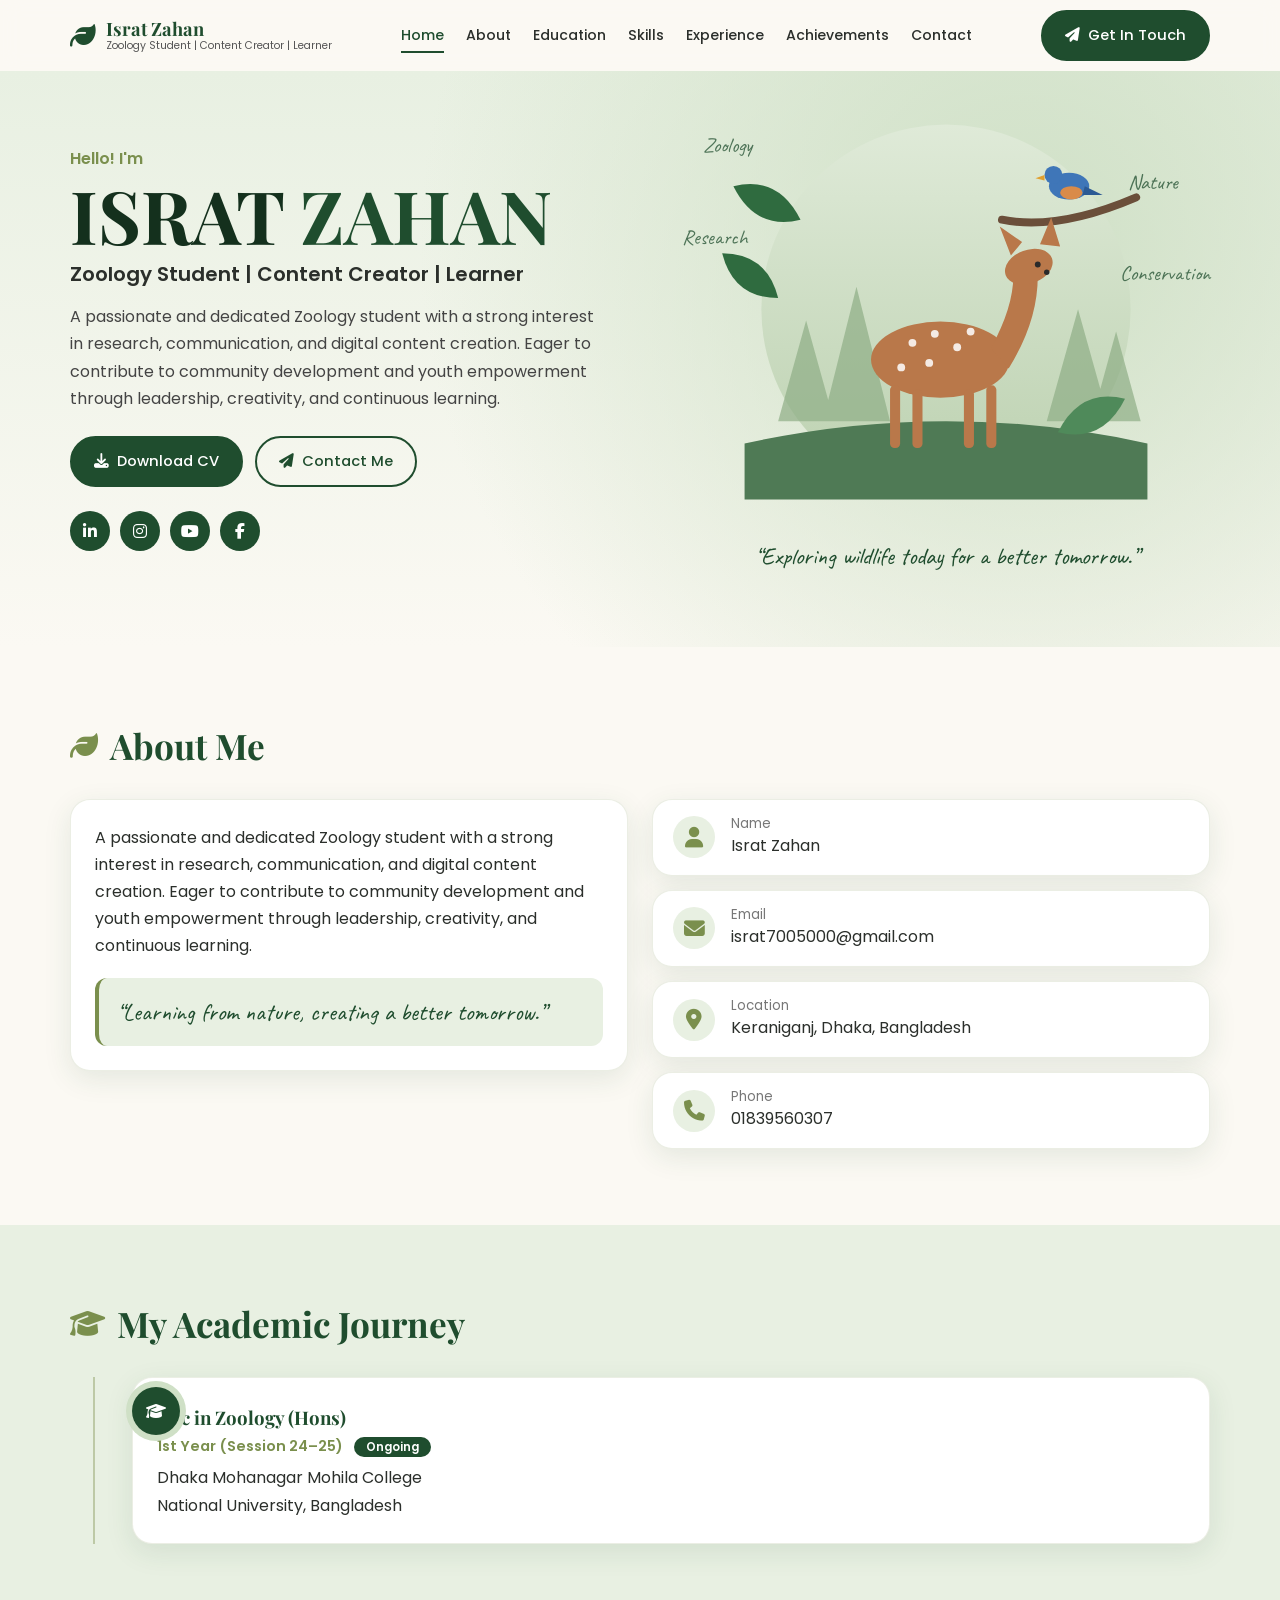
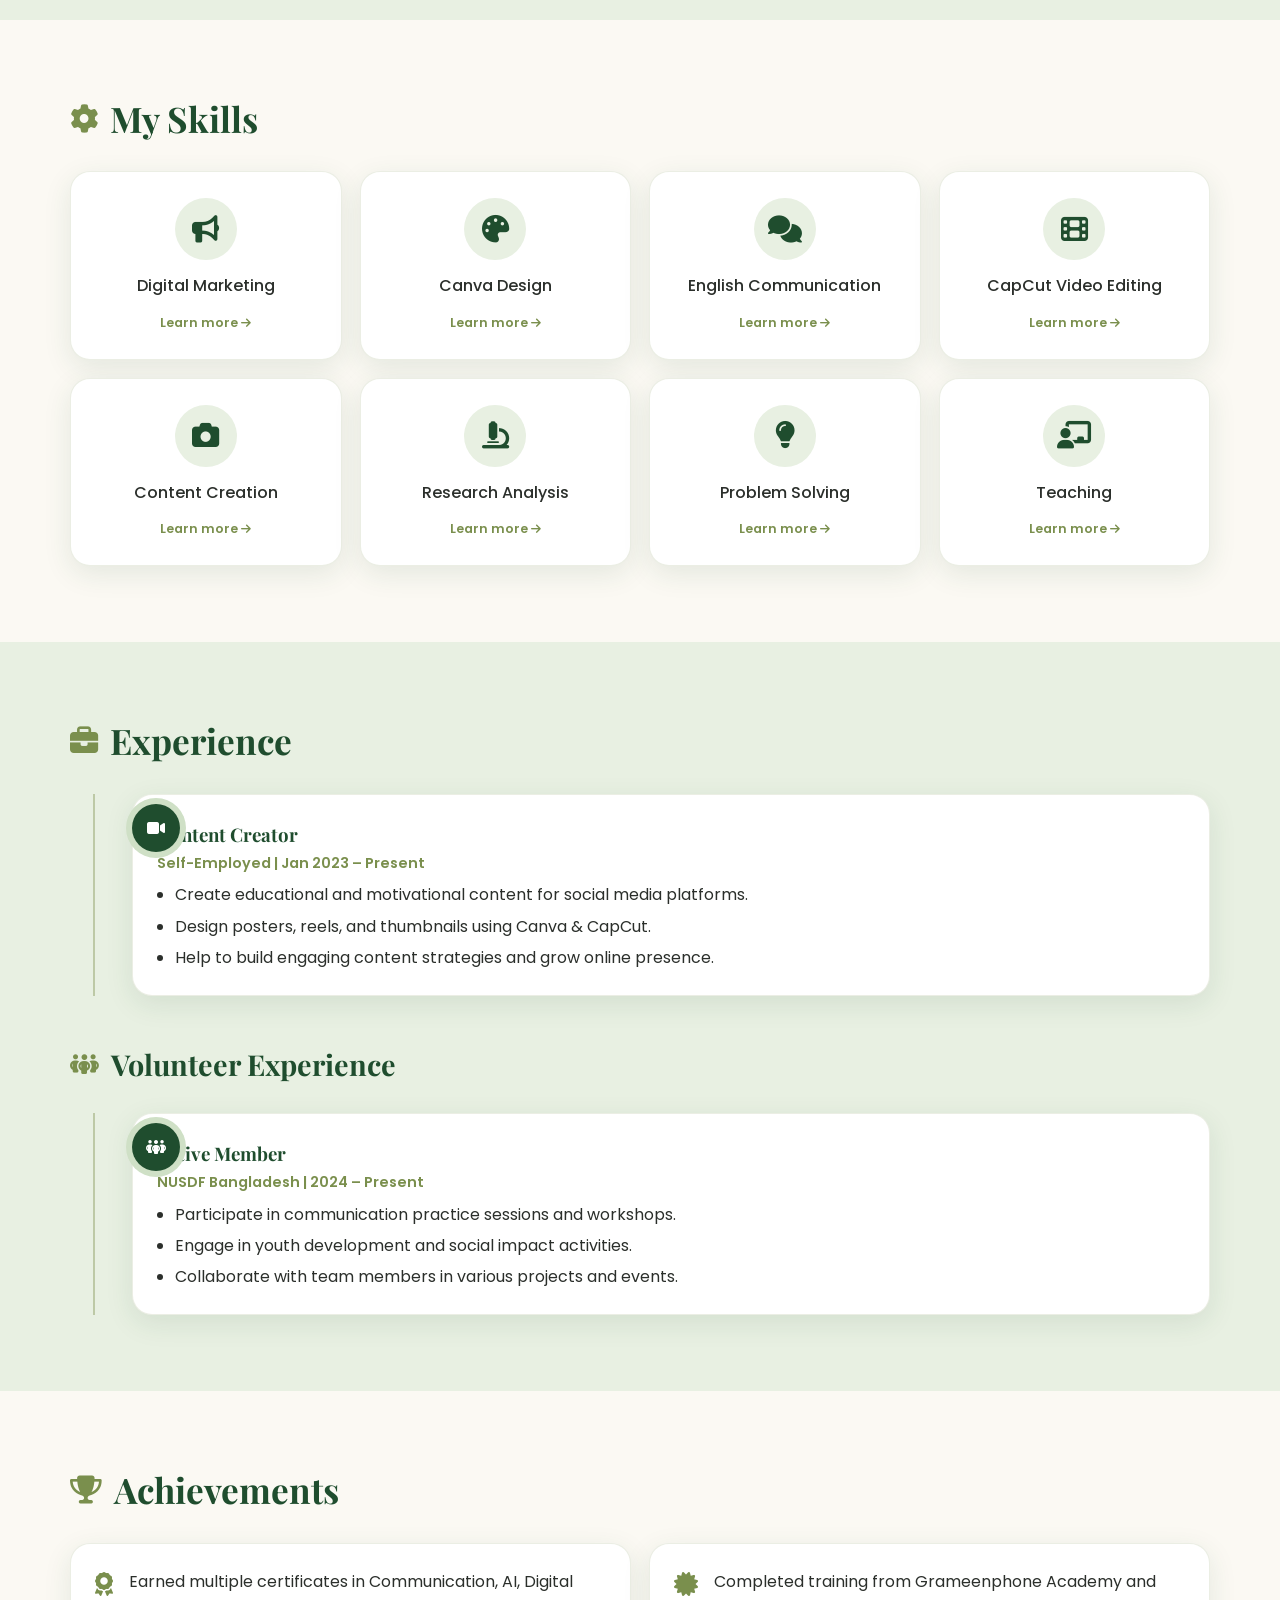
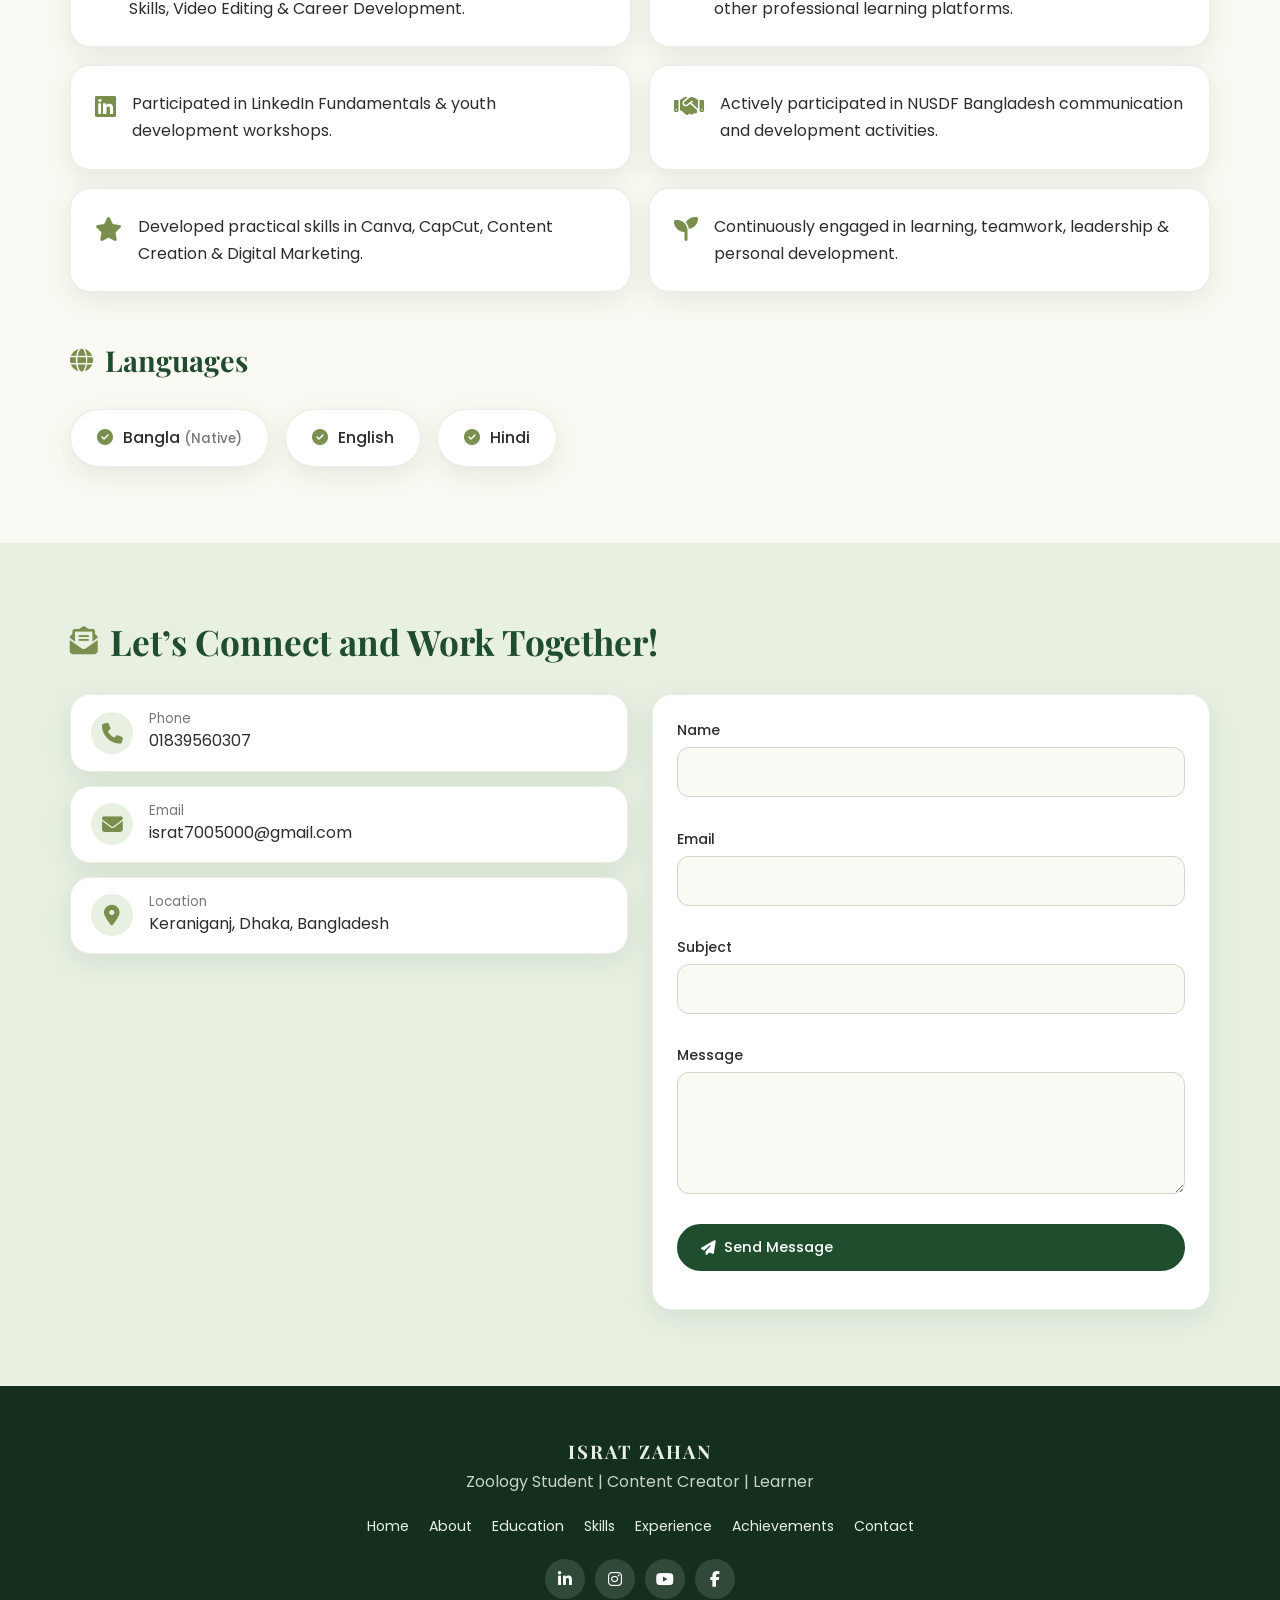
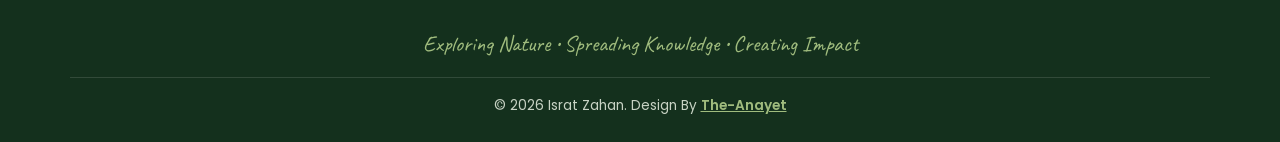
<file: index.html>
<!DOCTYPE html>
<html lang="en">
<head>
<meta charset="UTF-8">
<meta name="viewport" content="width=device-width, initial-scale=1">
<title>Israt Zahan | Zoology Student, Content Creator &amp; Learner</title>
<meta name="description" content="Portfolio of Israt Zahan, a Zoology student and content creator from Dhaka, Bangladesh.">
<link rel="preconnect" href="https://fonts.googleapis.com">
<link href="https://fonts.googleapis.com/css2?family=Playfair+Display:wght@600;700;800&family=Poppins:wght@400;500;600&family=Caveat:wght@500&display=swap" rel="stylesheet">
<link rel="stylesheet" href="https://cdnjs.cloudflare.com/ajax/libs/font-awesome/6.5.1/css/all.min.css">
<link rel="stylesheet" href="style.css">
</head>
<body>
<a class="skip" href="#home">Skip to content</a>

<!-- NAVBAR -->
<header class="nav" id="nav">
  <div class="wrap nav-in">
    <a href="#home" class="brand"><i class="fa-solid fa-leaf"></i><span><b>Israt Zahan</b><small>Zoology Student | Content Creator | Learner</small></span></a>
    <nav id="menu" aria-label="Main">
      <a href="#home">Home</a><a href="#about">About</a><a href="#education">Education</a><a href="#skills">Skills</a><a href="#experience">Experience</a><a href="#achievements">Achievements</a><a href="#contact">Contact</a>
      <a href="#contact" class="btn btn-dark menu-cta"><i class="fa-solid fa-paper-plane"></i> Get In Touch</a>
    </nav>
    <a href="#contact" class="btn btn-dark nav-cta"><i class="fa-solid fa-paper-plane"></i> Get In Touch</a>
    <button class="burger" id="burger" aria-label="Toggle menu" aria-expanded="false" aria-controls="menu"><span></span><span></span><span></span></button>
  </div>
</header>

<main>
<!-- HERO -->
<section class="hero" id="home">
  <div class="wrap hero-in">
    <div class="hero-txt reveal">
      <p class="hello">Hello! I'm</p>
      <h1>ISRAT <em>ZAHAN</em></h1>
      <p class="role">Zoology Student | Content Creator | Learner</p>
      <p class="lead">A passionate and dedicated Zoology student with a strong interest in research, communication, and digital content creation. Eager to contribute to community development and youth empowerment through leadership, creativity, and continuous learning.</p>
      <div class="btns">
        <!-- Put the CV file in this folder with this exact name -->
        <a href="Israt-Zahan-CV.pdf" download class="btn btn-dark"><i class="fa-solid fa-download"></i> Download CV</a>
        <a href="#contact" class="btn btn-line"><i class="fa-solid fa-paper-plane"></i> Contact Me</a>
      </div>
      <div class="social">
        <!-- Replace each # with the real profile link -->
        <a href="#" aria-label="LinkedIn"><i class="fa-brands fa-linkedin-in"></i></a>
        <a href="#" aria-label="Instagram"><i class="fa-brands fa-instagram"></i></a>
        <a href="#" aria-label="YouTube"><i class="fa-brands fa-youtube"></i></a>
        <a href="#" aria-label="Facebook"><i class="fa-brands fa-facebook-f"></i></a>
      </div>
    </div>
    <div class="hero-art reveal" aria-hidden="true">
      <span class="w w1">Zoology</span><span class="w w2">Nature</span><span class="w w3">Research</span><span class="w w4">Conservation</span>
      <svg viewBox="0 0 420 360" class="scene">
        <defs><linearGradient id="g" x1="0" y1="0" x2="0" y2="1"><stop offset="0" stop-color="#dfead8"/><stop offset="1" stop-color="#bcd1b0"/></linearGradient></defs>
        <circle cx="210" cy="170" r="165" fill="url(#g)"/>
        <g fill="#8fae86" opacity=".7"><path d="M60 270l25-90 25 90zM100 270l30-120 30 120zM300 270l28-100 28 100zM340 270l22-80 22 80z"/></g>
        <path d="M30 290q180-40 360 0v50H30z" fill="#4f7a55"/>
        <!-- branch + bird -->
        <path d="M260 90q50 10 120-20" stroke="#6b4f3a" stroke-width="7" fill="none" stroke-linecap="round"/>
        <g transform="translate(320 52)"><ellipse cx="0" cy="8" rx="18" ry="12" fill="#3f76b8"/><circle cx="-14" cy="-2" r="8" fill="#3f76b8"/><path d="M-22-2l-8 3 8 2z" fill="#e0a030"/><ellipse cx="2" cy="14" rx="10" ry="6" fill="#d98b4a"/><path d="M14 8l16 8-18 0z" fill="#2c5a94"/></g>
        <!-- deer -->
        <g fill="#b9784a">
          <ellipse cx="205" cy="215" rx="62" ry="34"/>
          <path d="M250 205q22-40 20-70l22 6q0 40-26 82z"/>
          <ellipse cx="284" cy="132" rx="22" ry="15" transform="rotate(-20 284 132)"/>
          <path d="M268 122l-10-26 20 14zM294 112l10-24 8 26z"/>
          <rect x="160" y="238" width="9" height="56" rx="4"/><rect x="180" y="242" width="9" height="52" rx="4"/>
          <rect x="226" y="242" width="9" height="52" rx="4"/><rect x="246" y="238" width="9" height="56" rx="4"/>
        </g>
        <g fill="#fff" opacity=".85"><circle cx="180" cy="200" r="3.5"/><circle cx="200" cy="192" r="3.5"/><circle cx="220" cy="204" r="3.5"/><circle cx="195" cy="218" r="3.5"/><circle cx="232" cy="190" r="3.5"/><circle cx="170" cy="222" r="3.5"/></g>
        <circle cx="292" cy="130" r="2.6" fill="#2a2a2a"/><circle cx="300" cy="137" r="2.4" fill="#2a2a2a"/>
        <!-- leaves -->
        <g fill="#2f6b3f"><path d="M20 60q40-10 60 30-40 10-60-30z"/><path d="M10 120q40 0 50 40-40 0-50-40z"/><path d="M370 250q-40-10-60 30 40 10 60-30z" fill="#4f8a5a"/></g>
      </svg>
      <p class="quote-hero">“Exploring wildlife today for a better tomorrow.”</p>
    </div>
  </div>
</section>

<!-- ABOUT -->
<section id="about" class="sec">
  <div class="wrap">
    <h2 class="title reveal"><i class="fa-solid fa-leaf"></i> About Me</h2>
    <div class="grid2">
      <div class="card reveal">
        <p>A passionate and dedicated Zoology student with a strong interest in research, communication, and digital content creation. Eager to contribute to community development and youth empowerment through leadership, creativity, and continuous learning.</p>
        <blockquote class="quote">“Learning from nature, creating a better tomorrow.”</blockquote>
      </div>
      <div class="info reveal">
        <div class="card mini"><i class="fa-solid fa-user"></i><div><small>Name</small>Israt Zahan</div></div>
        <div class="card mini"><i class="fa-solid fa-envelope"></i><div><small>Email</small><a href="mailto:israt7005000@gmail.com">israt7005000@gmail.com</a></div></div>
        <div class="card mini"><i class="fa-solid fa-location-dot"></i><div><small>Location</small>Keraniganj, Dhaka, Bangladesh</div></div>
        <div class="card mini"><i class="fa-solid fa-phone"></i><div><small>Phone</small><a href="tel:01839560307">01839560307</a></div></div>
      </div>
    </div>
  </div>
</section>

<!-- EDUCATION -->
<section id="education" class="sec alt">
  <div class="wrap">
    <h2 class="title reveal"><i class="fa-solid fa-graduation-cap"></i> My Academic Journey</h2>
    <div class="timeline reveal">
      <div class="tl-item">
        <span class="dot"><i class="fa-solid fa-graduation-cap"></i></span>
        <div class="card">
          <h3>BSc in Zoology (Hons)</h3>
          <p class="meta">1st Year (Session 24–25) <span class="tag">Ongoing</span></p>
          <p>Dhaka Mohanagar Mohila College</p>
          <p>National University, Bangladesh</p>
        </div>
      </div>
    </div>
  </div>
</section>

<!-- SKILLS -->
<section id="skills" class="sec">
  <div class="wrap">
    <h2 class="title reveal"><i class="fa-solid fa-gear"></i> My Skills</h2>
    <div class="skills">
      <a class="card skill reveal" href="skill.html?s=digital-marketing"><i class="fa-solid fa-bullhorn"></i>Digital Marketing<small>Learn more <i class="fa-solid fa-arrow-right"></i></small></a>
      <a class="card skill reveal" href="skill.html?s=canva-design"><i class="fa-solid fa-palette"></i>Canva Design<small>Learn more <i class="fa-solid fa-arrow-right"></i></small></a>
      <a class="card skill reveal" href="skill.html?s=english-communication"><i class="fa-solid fa-comments"></i>English Communication<small>Learn more <i class="fa-solid fa-arrow-right"></i></small></a>
      <a class="card skill reveal" href="skill.html?s=capcut-video-editing"><i class="fa-solid fa-film"></i>CapCut Video Editing<small>Learn more <i class="fa-solid fa-arrow-right"></i></small></a>
      <a class="card skill reveal" href="skill.html?s=content-creation"><i class="fa-solid fa-camera"></i>Content Creation<small>Learn more <i class="fa-solid fa-arrow-right"></i></small></a>
      <a class="card skill reveal" href="skill.html?s=research-analysis"><i class="fa-solid fa-microscope"></i>Research Analysis<small>Learn more <i class="fa-solid fa-arrow-right"></i></small></a>
      <a class="card skill reveal" href="skill.html?s=problem-solving"><i class="fa-solid fa-lightbulb"></i>Problem Solving<small>Learn more <i class="fa-solid fa-arrow-right"></i></small></a>
      <a class="card skill reveal" href="skill.html?s=teaching"><i class="fa-solid fa-chalkboard-user"></i>Teaching<small>Learn more <i class="fa-solid fa-arrow-right"></i></small></a>
    </div>
  </div>
</section>

<!-- EXPERIENCE -->
<section id="experience" class="sec alt">
  <div class="wrap">
    <h2 class="title reveal"><i class="fa-solid fa-briefcase"></i> Experience</h2>
    <div class="timeline reveal">
      <div class="tl-item">
        <span class="dot"><i class="fa-solid fa-video"></i></span>
        <div class="card">
          <h3>Content Creator</h3>
          <p class="meta">Self-Employed | Jan 2023 – Present</p>
          <ul>
            <li>Create educational and motivational content for social media platforms.</li>
            <li>Design posters, reels, and thumbnails using Canva &amp; CapCut.</li>
            <li>Help to build engaging content strategies and grow online presence.</li>
          </ul>
        </div>
      </div>
    </div>
    <h2 class="title sub reveal"><i class="fa-solid fa-people-group"></i> Volunteer Experience</h2>
    <div class="timeline reveal">
      <div class="tl-item">
        <span class="dot"><i class="fa-solid fa-people-group"></i></span>
        <div class="card">
          <h3>Active Member</h3>
          <p class="meta">NUSDF Bangladesh | 2024 – Present</p>
          <ul>
            <li>Participate in communication practice sessions and workshops.</li>
            <li>Engage in youth development and social impact activities.</li>
            <li>Collaborate with team members in various projects and events.</li>
          </ul>
        </div>
      </div>
    </div>
  </div>
</section>

<!-- ACHIEVEMENTS + LANGUAGES -->
<section id="achievements" class="sec">
  <div class="wrap">
    <h2 class="title reveal"><i class="fa-solid fa-trophy"></i> Achievements</h2>
    <div class="ach">
      <div class="card reveal"><i class="fa-solid fa-award"></i><p>Earned multiple certificates in Communication, AI, Digital Skills, Video Editing &amp; Career Development.</p></div>
      <div class="card reveal"><i class="fa-solid fa-certificate"></i><p>Completed training from Grameenphone Academy and other professional learning platforms.</p></div>
      <div class="card reveal"><i class="fa-brands fa-linkedin"></i><p>Participated in LinkedIn Fundamentals &amp; youth development workshops.</p></div>
      <div class="card reveal"><i class="fa-solid fa-handshake"></i><p>Actively participated in NUSDF Bangladesh communication and development activities.</p></div>
      <div class="card reveal"><i class="fa-solid fa-star"></i><p>Developed practical skills in Canva, CapCut, Content Creation &amp; Digital Marketing.</p></div>
      <div class="card reveal"><i class="fa-solid fa-seedling"></i><p>Continuously engaged in learning, teamwork, leadership &amp; personal development.</p></div>
    </div>
    <h2 class="title sub reveal"><i class="fa-solid fa-globe"></i> Languages</h2>
    <div class="langs reveal">
      <div class="card lang"><i class="fa-solid fa-circle-check"></i> Bangla <small>(Native)</small></div>
      <div class="card lang"><i class="fa-solid fa-circle-check"></i> English</div>
      <div class="card lang"><i class="fa-solid fa-circle-check"></i> Hindi</div>
    </div>
  </div>
</section>

<!-- CONTACT -->
<section id="contact" class="sec alt">
  <div class="wrap">
    <h2 class="title reveal"><i class="fa-solid fa-envelope-open-text"></i> Let’s Connect and Work Together!</h2>
    <div class="grid2">
      <div class="info reveal">
        <div class="card mini"><i class="fa-solid fa-phone"></i><div><small>Phone</small><a href="tel:01839560307">01839560307</a></div></div>
        <div class="card mini"><i class="fa-solid fa-envelope"></i><div><small>Email</small><a href="mailto:israt7005000@gmail.com">israt7005000@gmail.com</a></div></div>
        <div class="card mini"><i class="fa-solid fa-location-dot"></i><div><small>Location</small>Keraniganj, Dhaka, Bangladesh</div></div>
      </div>
      <!-- Backend-ready: set action/endpoint in script.js (FORM_ENDPOINT) -->
      <form class="card form reveal" id="form" novalidate>
        <label>Name<input name="name" type="text" required autocomplete="name"><span class="err"></span></label>
        <label>Email<input name="email" type="email" required autocomplete="email"><span class="err"></span></label>
        <label>Subject<input name="subject" type="text" required><span class="err"></span></label>
        <label>Message<textarea name="message" rows="4" required></textarea><span class="err"></span></label>
        <button class="btn btn-dark" type="submit"><i class="fa-solid fa-paper-plane"></i> Send Message</button>
        <p class="ok" id="ok" role="status"></p>
      </form>
    </div>
  </div>
</section>
</main>

<!-- FOOTER -->
<footer class="foot">
  <div class="wrap">
    <div class="foot-top">
      <div><h3>ISRAT ZAHAN</h3><p>Zoology Student | Content Creator | Learner</p></div>
      <nav aria-label="Footer"><a href="#home">Home</a><a href="#about">About</a><a href="#education">Education</a><a href="#skills">Skills</a><a href="#experience">Experience</a><a href="#achievements">Achievements</a><a href="#contact">Contact</a></nav>
      <div class="social">
        <a href="#" aria-label="LinkedIn"><i class="fa-brands fa-linkedin-in"></i></a>
        <a href="#" aria-label="Instagram"><i class="fa-brands fa-instagram"></i></a>
        <a href="#" aria-label="YouTube"><i class="fa-brands fa-youtube"></i></a>
        <a href="#" aria-label="Facebook"><i class="fa-brands fa-facebook-f"></i></a>
      </div>
    </div>
    <p class="tag-line">Exploring Nature • Spreading Knowledge • Creating Impact</p>
    <p class="credit">© <span id="yr"></span> Israt Zahan. Design By <a href="https://www.theanayet.top" target="_blank" rel="noopener">The-Anayet</a></p>
  </div>
</footer>

<button class="top" id="top" aria-label="Back to top"><i class="fa-solid fa-chevron-up"></i></button>
<script src="script.js"></script>
</body>
</html>
</file>
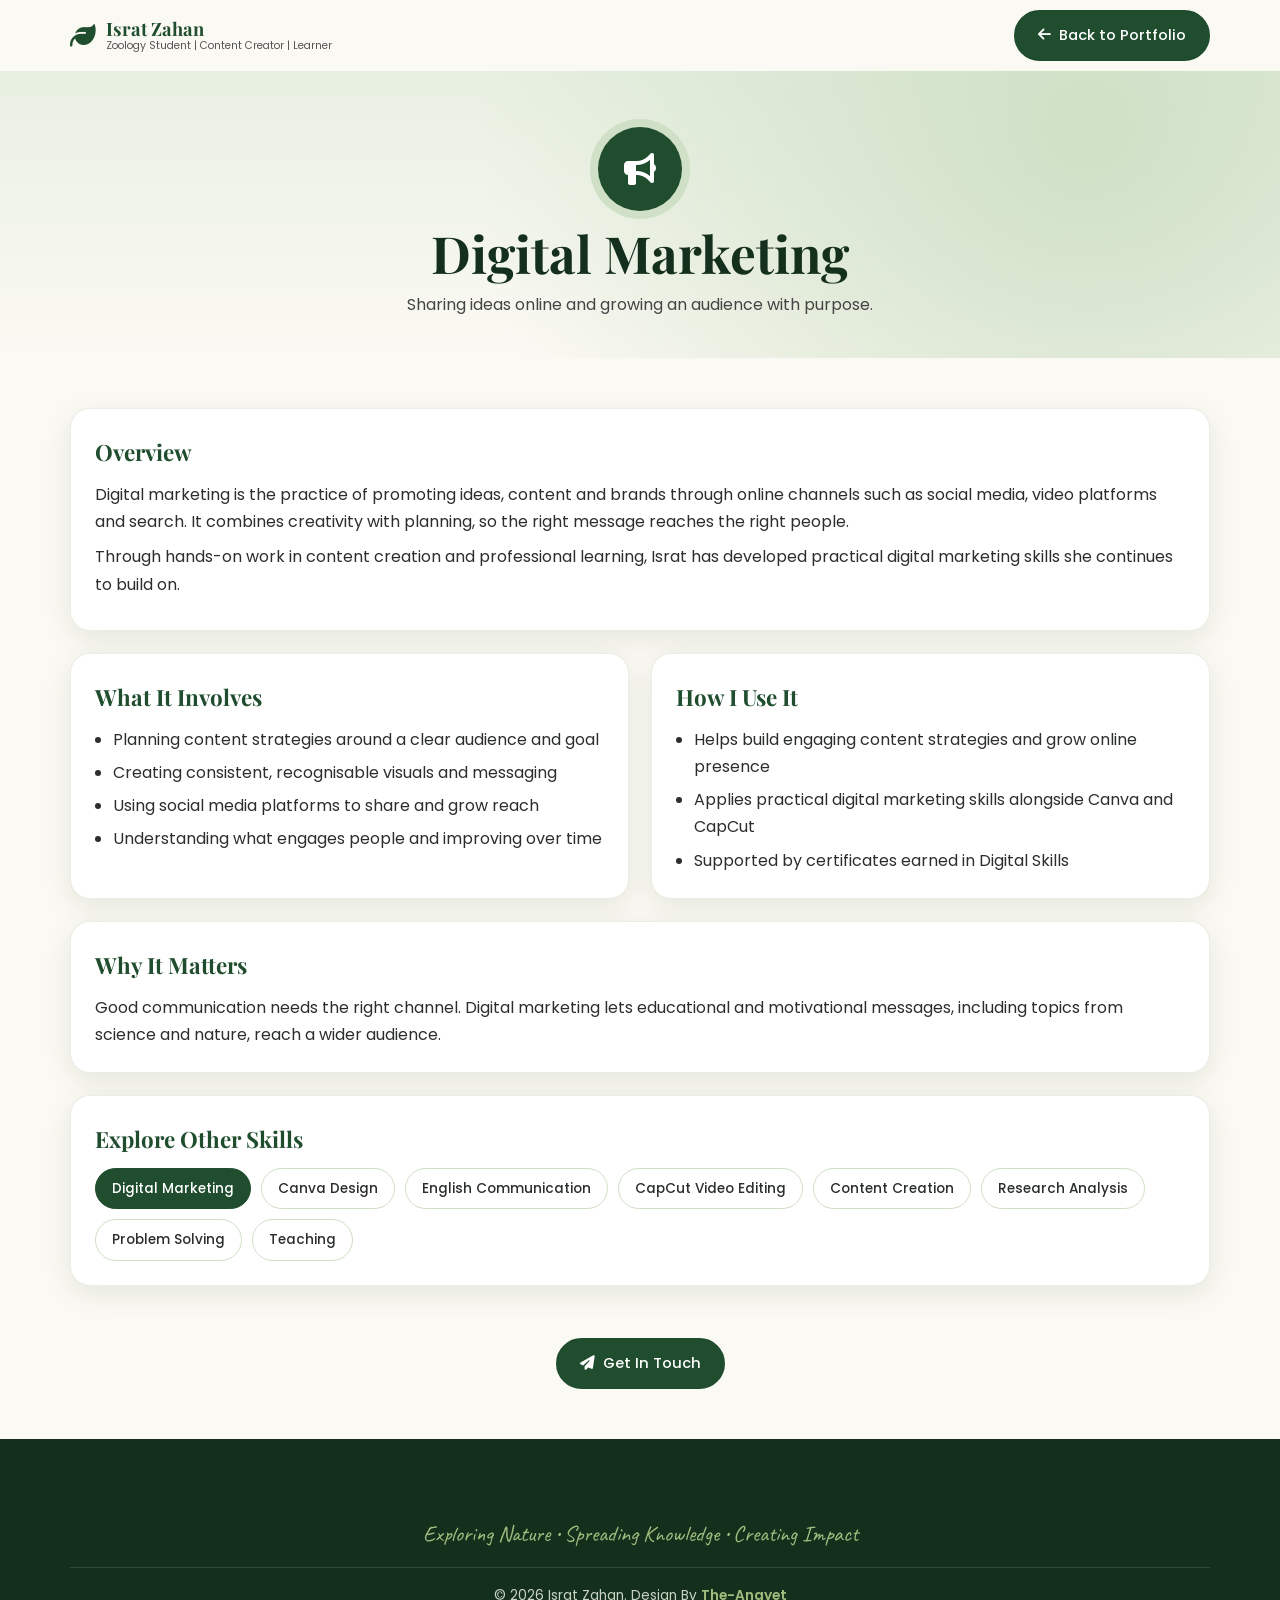
<file: skill.html>
<!DOCTYPE html>
<html lang="en">
<head>
<meta charset="UTF-8">
<meta name="viewport" content="width=device-width, initial-scale=1">
<title>Skill | Israt Zahan</title>
<meta name="description" content="Skill details by Israt Zahan, Zoology student and content creator.">
<link rel="preconnect" href="https://fonts.googleapis.com">
<link href="https://fonts.googleapis.com/css2?family=Playfair+Display:wght@600;700;800&family=Poppins:wght@400;500;600&family=Caveat:wght@500&display=swap" rel="stylesheet">
<link rel="stylesheet" href="https://cdnjs.cloudflare.com/ajax/libs/font-awesome/6.5.1/css/all.min.css">
<link rel="stylesheet" href="style.css">
</head>
<body>
<header class="nav" id="nav">
  <div class="wrap nav-in">
    <a href="index.html" class="brand"><i class="fa-solid fa-leaf"></i><span><b>Israt Zahan</b><small>Zoology Student | Content Creator | Learner</small></span></a>
    <a href="index.html#skills" class="btn btn-dark"><i class="fa-solid fa-arrow-left"></i> Back to Portfolio</a>
  </div>
</header>
<main id="sk">
  <section class="sk-hero"><div class="wrap">
    <div class="sk-ic"><i id="sk-icon" class="fa-solid fa-leaf"></i></div>
    <h1 id="sk-title" style="font-size:clamp(2rem,6vw,3.2rem)">Skill</h1>
    <p id="sk-tag"></p>
  </div></section>
  <div class="wrap sk-body">
    <div class="card"><h2>Overview</h2><div id="sk-intro"></div></div>
    <div class="sk-two">
      <div class="card"><h2>What It Involves</h2><ul id="sk-what"></ul></div>
      <div class="card"><h2>How I Use It</h2><ul id="sk-how"></ul></div>
    </div>
    <div class="card"><h2>Why It Matters</h2><p id="sk-why"></p></div>
    <div class="card"><h2>Explore Other Skills</h2><div class="chips" id="sk-more"></div></div>
    <div class="center"><a href="index.html#contact" class="btn btn-dark"><i class="fa-solid fa-paper-plane"></i> Get In Touch</a></div>
  </div>
</main>
<footer class="foot"><div class="wrap">
  <p class="tag-line">Exploring Nature • Spreading Knowledge • Creating Impact</p>
  <p class="credit">© <span id="yr"></span> Israt Zahan. Design By <a href="https://www.theanayet.top" target="_blank" rel="noopener">The-Anayet</a></p>
</div></footer>
<script src="skill.js"></script>
</body>
</html>
</file>
<file: style.css>
/* ===== Variables ===== */
:root{--forest:#1f4d2e;--sage:#cfe0c6;--sage2:#e8f0e2;--cream:#fbf9f3;--text:#2b2f2b;--olive:#7a8f4d;--r:20px;--sh:0 8px 28px rgba(31,77,46,.1)}
*{box-sizing:border-box;margin:0;padding:0}
html{scroll-behavior:smooth;scroll-padding-top:76px}
body{font-family:'Poppins',sans-serif;background:var(--cream);color:var(--text);line-height:1.7;overflow-x:hidden}
img,svg{max-width:100%}a{color:inherit;text-decoration:none}ul{padding-left:1.1rem}
.wrap{width:min(1140px,92%);margin:auto}
.skip{position:absolute;left:-999px}.skip:focus{left:8px;top:8px;background:#fff;padding:8px;z-index:99}
:focus-visible{outline:3px solid var(--olive);outline-offset:2px}

/* ===== Buttons ===== */
.btn{display:inline-flex;align-items:center;gap:8px;padding:11px 22px;border-radius:50px;font-weight:500;font-size:.92rem;border:2px solid var(--forest);cursor:pointer;font-family:inherit;transition:.3s}
.btn-dark{background:var(--forest);color:#fff}.btn-dark:hover{background:#163a22;transform:translateY(-3px);box-shadow:var(--sh)}
.btn-line{background:transparent;color:var(--forest)}.btn-line:hover{background:var(--forest);color:#fff;transform:translateY(-3px)}

/* ===== Navbar ===== */
.nav{position:sticky;top:0;z-index:50;background:rgba(251,249,243,.92);backdrop-filter:blur(10px);transition:.3s}
.nav.scrolled{box-shadow:0 4px 20px rgba(0,0,0,.08)}
.nav-in{display:flex;align-items:center;justify-content:space-between;gap:16px;padding:10px 0}
.brand{display:flex;align-items:center;gap:10px;color:var(--forest);font-size:1.6rem}
.brand span{display:flex;flex-direction:column;line-height:1.2;font-size:1rem}
.brand b{font-family:'Playfair Display',serif;font-size:1.15rem}.brand small{font-size:.66rem;color:#555}
#menu{display:flex;gap:22px;align-items:center;font-size:.88rem;font-weight:500}
#menu a:not(.btn){position:relative;padding:4px 0}
#menu a:not(.btn)::after{content:"";position:absolute;left:0;bottom:-2px;height:2px;width:0;background:var(--forest);transition:.3s}
#menu a.active::after,#menu a:not(.btn):hover::after{width:100%}
#menu a.active{color:var(--forest)}
.menu-cta{display:none}
.burger{display:none;background:none;border:0;cursor:pointer;width:42px;height:42px;flex-direction:column;justify-content:center;gap:6px;align-items:center}
.burger span{width:24px;height:2.5px;background:var(--forest);border-radius:3px;transition:.3s}
.burger.open span:nth-child(1){transform:translateY(8.5px) rotate(45deg)}
.burger.open span:nth-child(2){opacity:0}
.burger.open span:nth-child(3){transform:translateY(-8.5px) rotate(-45deg)}
@media(max-width:1020px){
 .burger{display:flex}.nav-cta{display:none}.menu-cta{display:inline-flex;justify-content:center}
 #menu{position:fixed;top:64px;left:0;right:0;background:var(--cream);flex-direction:column;align-items:stretch;gap:0;padding:12px 6% 20px;box-shadow:0 14px 24px rgba(0,0,0,.1);transform:translateY(-130%);transition:.35s;max-height:calc(100vh - 64px);overflow:auto}
 #menu.open{transform:none}
 #menu a:not(.btn){padding:12px 0;border-bottom:1px solid var(--sage2)}
 #menu .menu-cta{margin-top:14px}
}
@media(max-width:420px){.brand small{display:none}}

/* ===== Hero ===== */
.hero{background:radial-gradient(circle at 80% 30%,var(--sage) 0,transparent 55%),linear-gradient(180deg,var(--sage2),var(--cream));padding:48px 0 70px;overflow:hidden}
.hero-in{display:grid;grid-template-columns:1.1fr 1fr;gap:32px;align-items:center}
.hello{color:var(--olive);font-weight:600}
h1{font-family:'Playfair Display',serif;font-size:clamp(2.4rem,8vw,4.6rem);line-height:1.05;color:#14301d;margin:4px 0}
h1 em{font-style:normal;color:var(--forest)}
.role{font-weight:600;font-size:clamp(1rem,3vw,1.25rem);margin-bottom:12px}
.lead{max-width:540px;color:#444}
.btns{display:flex;flex-wrap:wrap;gap:12px;margin:24px 0}
.social{display:flex;gap:10px}
.social a{width:40px;height:40px;border-radius:50%;background:var(--forest);color:#fff;display:grid;place-items:center;transition:.3s}
.social a:hover{background:var(--olive);transform:translateY(-4px)}
.hero-art{position:relative;text-align:center}
.scene{width:100%;max-width:470px;animation:float 6s ease-in-out infinite}
@keyframes float{50%{transform:translateY(-10px)}}
.w{position:absolute;font-family:'Caveat',cursive;font-size:1.3rem;color:var(--forest);opacity:.75}
.w1{top:2%;left:4%}.w2{top:10%;right:6%}.w3{top:22%;left:0}.w4{top:30%;right:0}
.quote-hero{font-family:'Caveat',cursive;font-size:1.5rem;color:var(--forest);margin-top:6px}
@media(max-width:860px){.hero-in{grid-template-columns:1fr;text-align:center}.lead{margin:auto}.btns,.social{justify-content:center}.hero-art{order:-1}.scene{max-width:320px}.w{font-size:1.05rem}}

/* ===== Sections ===== */
.sec{padding:76px 0;position:relative}.alt{background:var(--sage2)}
.title{font-family:'Playfair Display',serif;color:var(--forest);font-size:clamp(1.5rem,4.5vw,2.2rem);margin-bottom:30px;line-height:1.3;display:flex;gap:12px;align-items:center}
.title i{color:var(--olive);font-size:.8em}.title.sub{margin-top:50px;font-size:clamp(1.3rem,4vw,1.8rem)}
.card{background:#fff;border-radius:var(--r);padding:24px;box-shadow:var(--sh);border:1px solid rgba(122,143,77,.15);transition:.3s}
.card:hover{transform:translateY(-5px);box-shadow:0 14px 34px rgba(31,77,46,.16)}
.grid2{display:grid;grid-template-columns:1fr 1fr;gap:24px;align-items:start}
@media(max-width:800px){.grid2{grid-template-columns:1fr}}
.quote{margin-top:18px;padding:14px 18px;background:var(--sage2);border-left:4px solid var(--olive);border-radius:12px;font-family:'Caveat',cursive;font-size:1.5rem;color:var(--forest)}
.info{display:grid;gap:14px}
.mini{display:flex;gap:16px;align-items:center;padding:16px 20px;word-break:break-word}
.mini>i,.ref i{color:var(--olive)}.mini>i{font-size:1.3rem;width:42px;height:42px;display:grid;place-items:center;border-radius:50%;background:var(--sage2);flex:none}
.mini small{display:block;color:#777;line-height:1.2}
.info a:hover,.ref a:hover{color:var(--olive)}

/* Timeline */
.timeline{position:relative;padding-left:62px}
.timeline::before{content:"";position:absolute;left:23px;top:0;bottom:0;width:2px;background:var(--olive);opacity:.4}
.dot{position:absolute;left:0;top:10px;width:48px;height:48px;border-radius:50%;background:var(--forest);color:#fff;display:grid;place-items:center;box-shadow:0 0 0 6px var(--sage)}
.tl-item{position:relative}
.card h3{font-family:'Playfair Display',serif;color:var(--forest)}
.meta{color:var(--olive);font-weight:600;font-size:.9rem;margin-bottom:6px}
.tag{background:var(--forest);color:#fff;font-size:.72rem;padding:2px 12px;border-radius:50px;margin-left:8px}
.card li{margin-top:4px}

/* Skills / Achievements / Languages */
.skills{display:grid;grid-template-columns:repeat(4,1fr);gap:18px}
.skill{text-align:center;font-weight:500;display:flex;flex-direction:column;align-items:center;gap:12px;padding:26px 12px}
.skill i{font-size:1.7rem;color:var(--forest);width:62px;height:62px;display:grid;place-items:center;border-radius:50%;background:var(--sage2);transition:.3s}
.skill:hover i{background:var(--forest);color:#fff}
@media(max-width:900px){.skills{grid-template-columns:repeat(2,1fr)}}
.ach{display:grid;grid-template-columns:repeat(2,1fr);gap:18px}
.ach .card{display:flex;gap:16px;align-items:flex-start}
.ach i{color:var(--olive);font-size:1.5rem;margin-top:4px}
@media(max-width:700px){.ach{grid-template-columns:1fr}}
.langs{display:flex;flex-wrap:wrap;gap:16px}
.lang{padding:14px 26px;border-radius:50px;font-weight:500}.lang i{color:var(--olive);margin-right:6px}.lang small{color:#777}

/* Gallery */
.gallery{display:grid;grid-template-columns:repeat(4,1fr);gap:14px}
.g{position:relative;border-radius:var(--r);overflow:hidden;min-height:160px;display:grid;place-items:center;color:#fff;font-size:2.2rem;cursor:pointer;transition:.4s}
.g:nth-child(1),.g:nth-child(6){grid-row:span 2;grid-column:span 2}
.g img{position:absolute;inset:0;width:100%;height:100%;object-fit:cover}
.g span{position:absolute;left:0;right:0;bottom:0;padding:10px 14px;font-size:.85rem;background:linear-gradient(transparent,rgba(0,0,0,.6))}
.g:hover{transform:scale(1.03)}
.g.hide{display:none}
.center{text-align:center;margin-top:30px}
@media(max-width:900px){.gallery{grid-template-columns:repeat(2,1fr)}.g:nth-child(1),.g:nth-child(6){grid-column:span 2;grid-row:span 1}}

/* References / Form */
.ref p{margin-top:6px;word-break:break-word}.ref i{margin-right:8px}
.form{display:grid;gap:14px}
.form label{font-weight:500;font-size:.88rem;display:grid;gap:4px}
.form input,.form textarea{font:inherit;padding:12px 14px;border:1.5px solid #cfd8c8;border-radius:12px;background:var(--cream);width:100%}
.form input:focus,.form textarea:focus{outline:none;border-color:var(--forest);box-shadow:0 0 0 3px rgba(31,77,46,.15)}
.form .invalid{border-color:#c0392b}
.err{color:#c0392b;font-size:.78rem;min-height:1em}
.ok{color:var(--forest);font-weight:600}

/* Footer */
.foot{background:#14301d;color:#e8f0e2;padding:50px 0 24px;text-align:center}
.foot-top{display:flex;flex-direction:column;align-items:center;gap:20px}
.foot h3{font-family:'Playfair Display',serif;letter-spacing:2px}.foot p{opacity:.85}
.foot nav{display:flex;flex-wrap:wrap;justify-content:center;gap:8px 20px;font-size:.88rem}
.foot nav a:hover,.credit a{color:#b9d58f}.credit a{font-weight:600;text-decoration:underline}
.foot .social a{background:rgba(255,255,255,.12)}
.tag-line{margin:26px 0 8px;font-family:'Caveat',cursive;font-size:1.4rem;color:#b9d58f}
.credit{font-size:.85rem;border-top:1px solid rgba(255,255,255,.15);padding-top:16px;margin-top:14px}

/* Back to top */
.top{position:fixed;right:18px;bottom:18px;width:46px;height:46px;border-radius:50%;border:0;background:var(--forest);color:#fff;cursor:pointer;box-shadow:var(--sh);opacity:0;pointer-events:none;transform:translateY(20px);transition:.3s;z-index:40}
.top.show{opacity:1;pointer-events:auto;transform:none}

/* Reveal */
.reveal{opacity:0;transform:translateY(28px);transition:opacity .7s,transform .7s}
.reveal.in{opacity:1;transform:none}
@media(prefers-reduced-motion:reduce){*{animation:none!important;transition:none!important}.reveal{opacity:1;transform:none}html{scroll-behavior:auto}}
@media(max-width:480px){.sec{padding:56px 0}.timeline{padding-left:54px}.dot{width:42px;height:42px}.timeline::before{left:20px}.card{padding:20px}}

/* Skill cards as links */
a.skill{color:inherit}a.skill small{font-size:.78rem;color:var(--olive);font-weight:600}a.skill small i{background:none;width:auto;height:auto;font-size:.7rem;display:inline;color:inherit}
a.skill:hover small{letter-spacing:.3px}
/* Skill detail page */
.sk-hero{background:radial-gradient(circle at 85% 20%,var(--sage) 0,transparent 55%),linear-gradient(180deg,var(--sage2),var(--cream));padding:56px 0 40px;text-align:center}
.sk-ic{width:84px;height:84px;margin:0 auto 16px;border-radius:50%;background:var(--forest);color:#fff;display:grid;place-items:center;font-size:2rem;box-shadow:0 0 0 8px var(--sage)}
.sk-hero p{max-width:640px;margin:10px auto 0;color:#444}
.sk-body{display:grid;gap:22px;padding:50px 0}
.sk-body h2{font-family:'Playfair Display',serif;color:var(--forest);font-size:1.4rem;margin-bottom:10px}
.sk-body li{margin-top:6px}
.sk-two{display:grid;grid-template-columns:1fr 1fr;gap:22px}
@media(max-width:800px){.sk-two{grid-template-columns:1fr}}
.chips{display:flex;flex-wrap:wrap;gap:10px}.chips a{background:#fff;border:1.5px solid var(--sage);padding:8px 16px;border-radius:50px;font-size:.85rem;font-weight:500;transition:.3s}
.chips a:hover,.chips a.cur{background:var(--forest);color:#fff;border-color:var(--forest)}

/* ===== Mobile hardening ===== */
html,body{max-width:100%;overflow-x:hidden}
@supports(overflow:clip){html,body{overflow-x:clip}}
.hero-in>*,.grid2>*,.info>*,.mini>div,.ach .card>p{min-width:0}
h1,h2,h3,p,a,li{overflow-wrap:anywhere}
.nav-in,.brand{min-width:0}.brand span{min-width:0}.burger{flex:none}
@media(max-width:860px){
 .hero{padding:24px 0 48px}
 .hero-art{max-width:340px;margin:0 auto}
 .w{display:none}
 .quote-hero{font-size:1.3rem;padding:0 8px}
 .btns .btn{flex:1 1 150px;justify-content:center}
}
@media(max-width:480px){
 h1{font-size:clamp(2rem,10.5vw,2.6rem)}
 .title{font-size:1.4rem;gap:8px}
 .skills{gap:12px}.skill{padding:20px 8px;font-size:.9rem}
 .skill i{width:52px;height:52px;font-size:1.4rem}
 .mini{padding:14px}.mini>i{width:38px;height:38px}
 .sk-ic{width:72px;height:72px}
 .btn{padding:11px 18px}
 .foot nav{gap:6px 14px}
}
</file>
